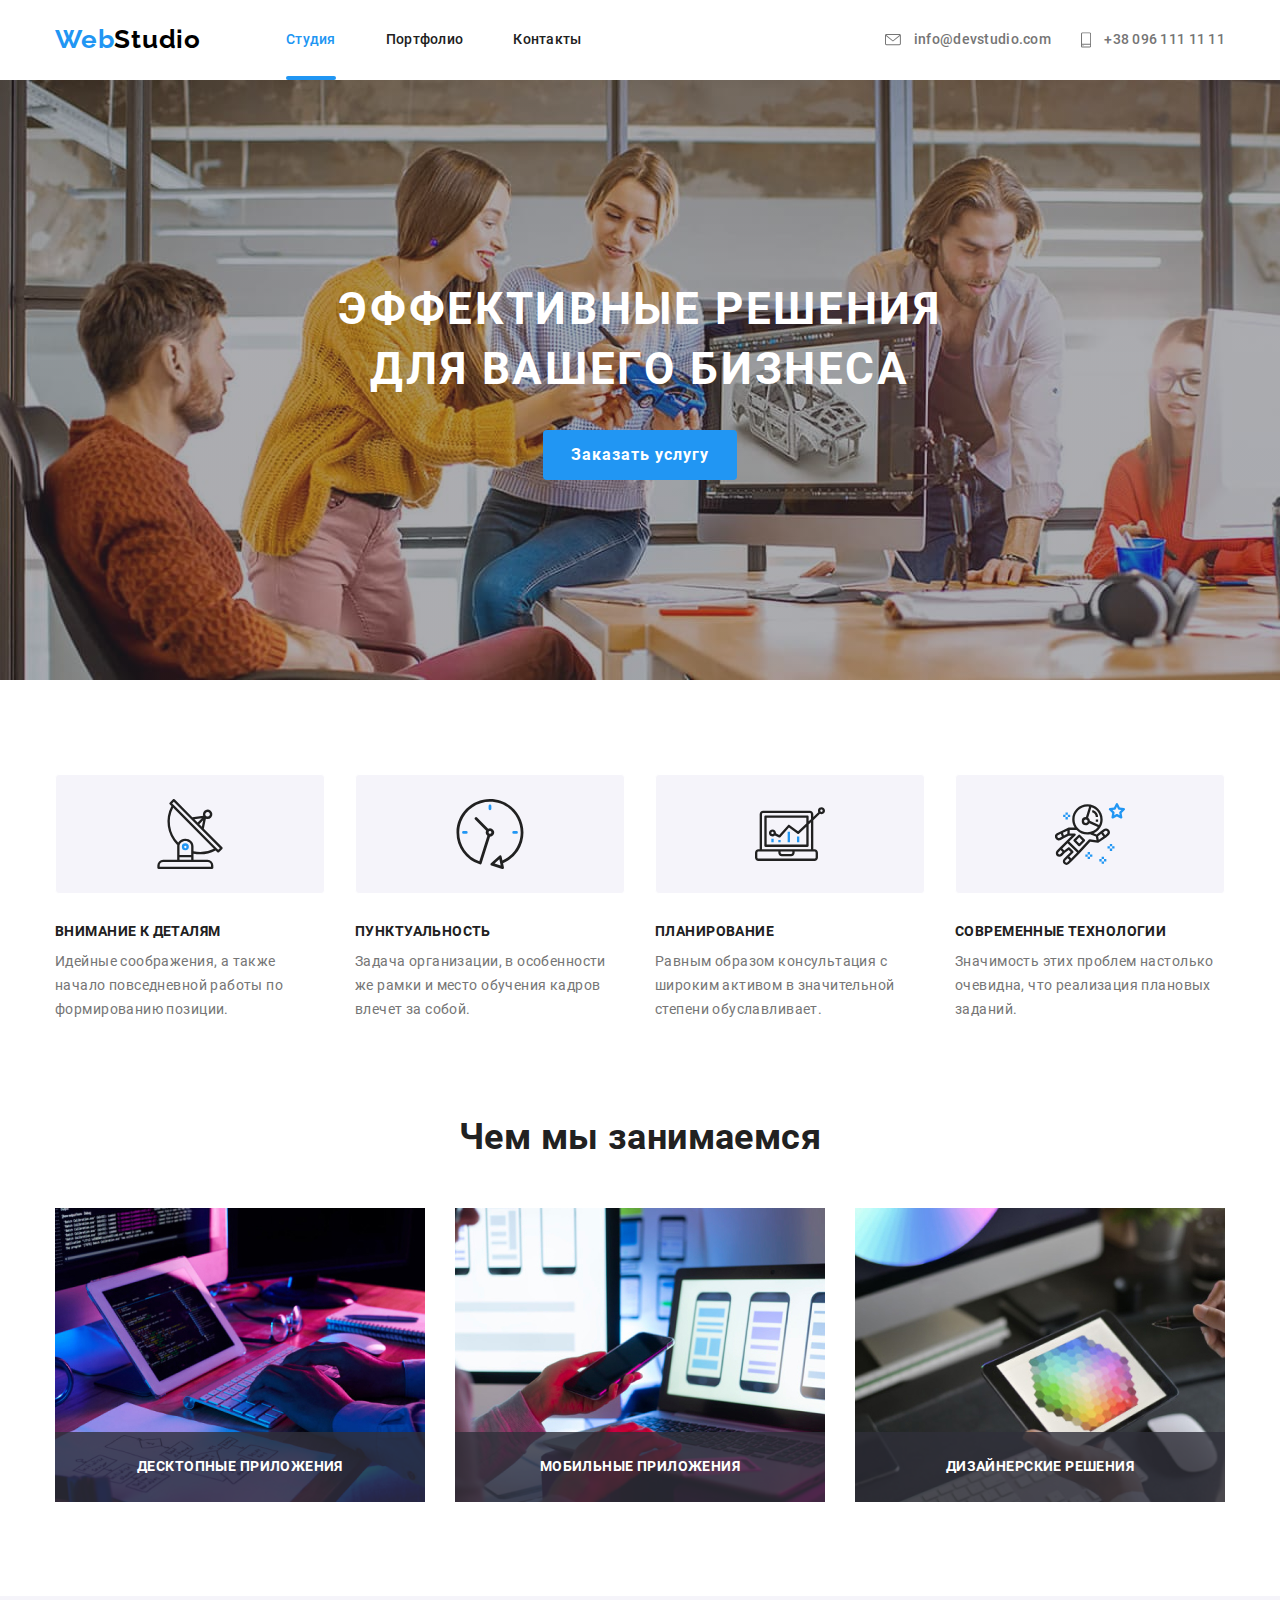
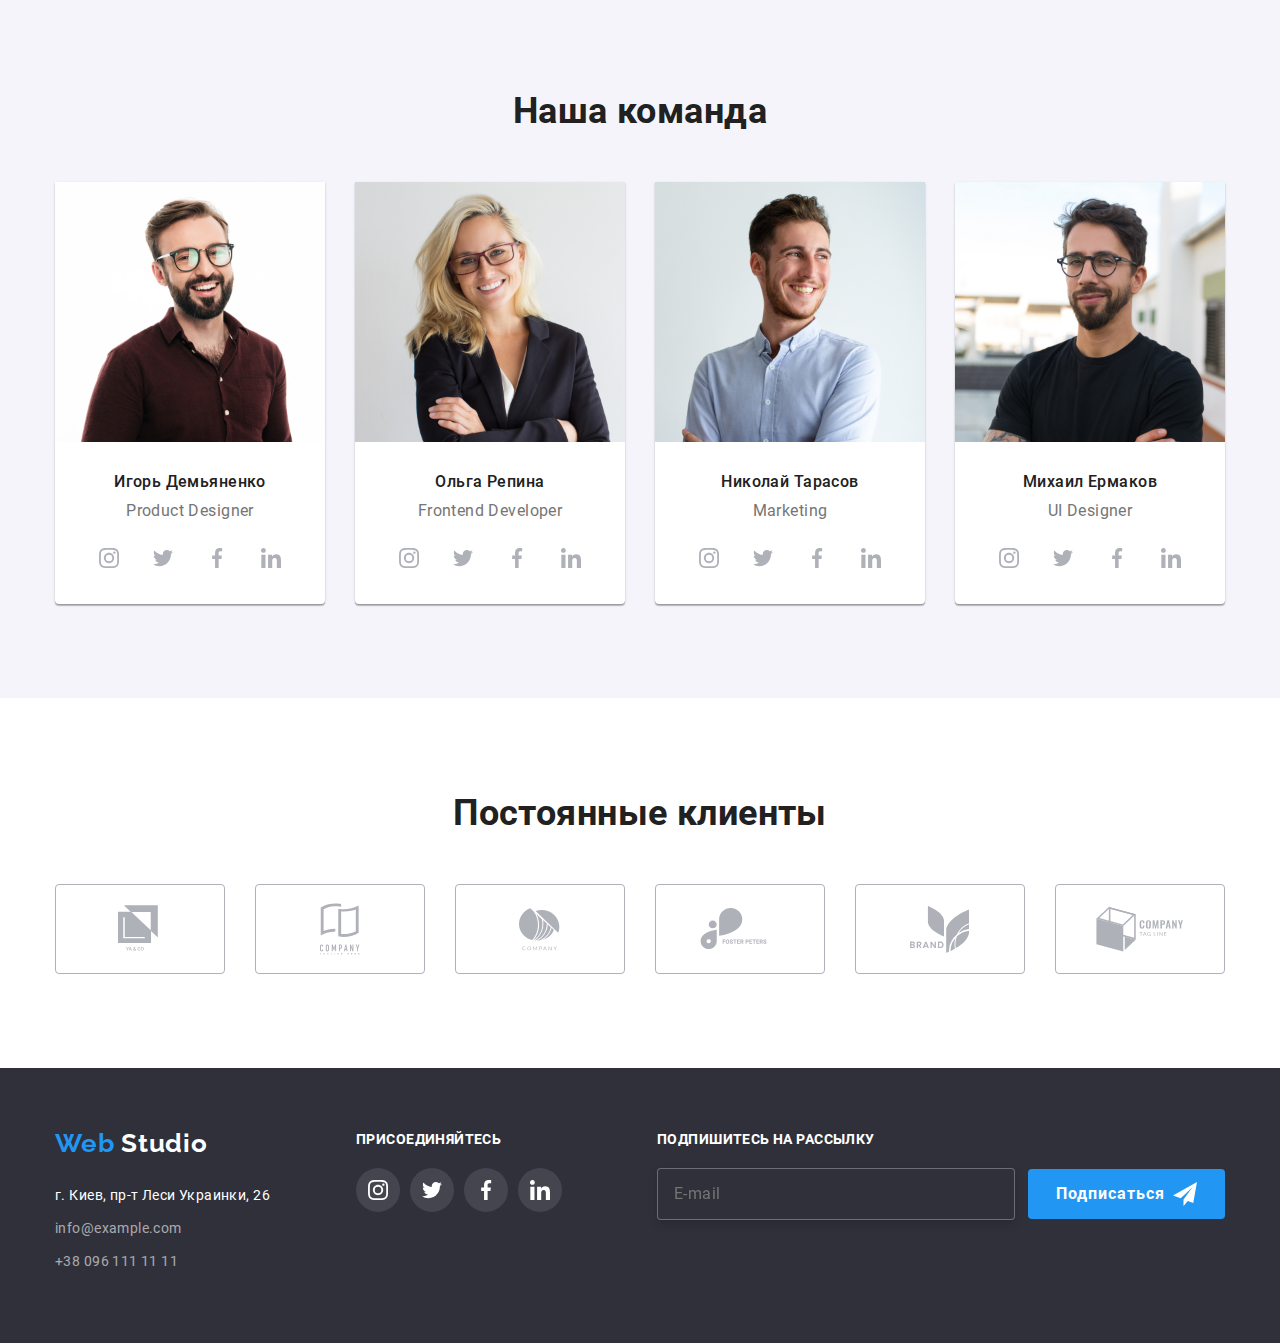
<file: index.html>
<!DOCTYPE html>
<html lang="ru">

<head>
  <meta charset="UTF-8" />
  <meta name="viewport" content="width=device-width, initial-scale=1.0" />
  <title>Web Studio</title>
  <!-- <link href="https://fonts.googleapis.com/css2?family=Raleway:wght@700&family=Roboto:wght@400;500;700;900&display=swap"
    rel="stylesheet" /> -->
  <!-- <link rel="stylesheet" href="https://cdnjs.cloudflare.com/ajax/libs/modern-normalize/0.7.0/modern-normalize.min.css"> -->
  <!-- <link rel="stylesheet" href="./css/style.css" /> -->
  <link rel="stylesheet" href="./css/main.min.css">
</head>

<body>
  <!--hat-->
  <header>
    <div class="container header">
      <a href="" class="logo link"><span class="accent-logo">Web</span>Studio</a>
      <nav>
          <ul class="site-nav list">
            <li class="item"><a href="./index.html" class="link current">Студия</a></li>
            <li class="item"><a href="./portfolio.html" class="link">Портфолио</a></li>
            <li class="item"><a href="" class="link">Контакты</a></li>
        </ul>
      </nav>
      <ul class="contacts list">
        <li class="item">
          <a href="mailto:info@devstudio.com" class="link contact">
            <svg width="16" height="12" class="icon-contact"><use href="./images/sprite.svg#icon-letter"></use></svg>
            info@devstudio.com
          </a>
        </li>
        <li class="item">
          <a href="tel:+38-096-111-11-11" class="link contact">
            <svg width="10" height="16" class="icon-contact">
              <use href="./images/sprite.svg#icon-tel"></use>
            </svg>
            +38 096 111 11 11
          </a>
        </li>
      </ul>
    </div>
  </header>
  <main>
    <!--hero-->
    <section class="hero">
      <h1 class="section-title">
        Эффективные решения <br />
        для вашего бизнеса
      </h1>
         <button class="button" data-modal-open>Заказать услугу</button>
          <!-- modal window -->
      <div class="backdrop is-hidden" data-modal>
        <div class="modal">
          <b class="modal-title">Оставьте свои данные, мы вам перезвоним</b>
          <form class="js-speaker-form">
            <ul class="modal-forms">

              <li class="list">
                <label class="field-form">Имя
                <input class="input-form" type="text" name="user-name">
                <svg width="18" height="18" class="icon-form"><use href="./images/sprite.svg#icon-person-black">
                </use>
                </svg> 
                </label>
              </li>
              
              <li class="list">
                <label class="field-form">Телефон
                <input class="input-form" type="tel" name="tel">
                <svg width="18" height="18" class="icon-form">
                  <use href="./images/sprite.svg#icon-phone-black">
                  </use>
                </svg>
                </label>
              </li>
              
              <li class="list">
              <label class="field-form">Почта
               <input class="input-form" type="email" name="email">
               <svg width="18" height="18" class="icon-form">
                <use href="./images/sprite.svg#icon-email-black">
                </use>
               </svg>
              </label>
            </li> 
              
              <li class="list">
                <label class="field-form">Комментарий
                <textarea name="comment" cols="30" rows="10" placeholder="Введите текст" class="textarea-form"></textarea>
                </label>
              </li>
            </ul>

            <div class="field-form-checkbox">
              <label class="checkbox-label">
              <input class="checkbox" type="checkbox" name="checkbox">
              <span class="checkbox-icon"></span>
              Соглашаюсь с рассылкой и принимаю <a href="#" class="link-field-form">Условия договора</a>
              </label>
            </div>
            <div><button type="submit" class="button">Отправить</button></div>
            
            <button class="modal-close" data-modal-close>
            <div class="icon-close">
            <svg width="11" height="11">
              <use href="./images/sprite.svg#icon-close"></use>
            </svg>
          </div></button>
            </form>
        </div>
       </div>
    </section>
    <!--advantage-->
    <section class="section advantage">
      <div class="container">
        <h2 class="visually-hidden">Приемущества</h2>
        <ul class="advantage list">
          <li class="items icon-antenna">
            <h3 class="title">Внимание к деталям</h3>
            <p>
              Идейные соображения, а также начало повседневной работы по
              формированию позиции.
            </p>
          </li>
          <li class="items icon-clock">
            <h3 class="title">Пунктуальность</h3>
            <p>
              Задача организации, в особенности же рамки и место обучения кадров
              влечет за собой.
            </p>
          </li>
          <li class="items icon-diagram">
            <h3 class="title">Планирование</h3>
            <p>
              Равным образом консультация с широким активом в значительной
              степени обуславливает.
            </p>
          </li>
          <li class="items icon-astronaut">
            <h3 class="title">Современные технологии</h3>
            <p class="text">
              Значимость этих проблем настолько очевидна, что реализация
              плановых заданий.
            </p>
          </li>
        </ul>
      </div>
    </section>

    <!--services-->
    <section class="section services">
      <div class="container">
        <h2 class="section-title">Чем мы занимаемся</h2>
        <ul class="services list">
          <li class="item service">
            <img src="./images/desktop_applications.jpg" alt="desktop applications" width="370" />
            <h3 class="title service">Десктопные приложения</h3>
          </li>
          <li class="item service">
            <img src="./images/Mobile_applications.jpg" alt="mobile applications" width="370" />
            <h3 class="title service">Мобильные приложения</h3>
          </li>
          <li class="item service">
            <img src="./images/Design_solutions.jpg" alt="design solutions" width="370" />
            <h3 class="title service">Дизайнерские решения</h3>
          </li>
        </ul>
      </div>
    </section>
    <!--our team-->
    <section class="section team">
      <div class="container">
        <h2 class="section-title">Наша команда</h2>
           <ul class="personnel list">
            <li class="item">
              <img src="./images/Игорь-Демьяненко.jpg" alt="Игорь Демьяненко" width="270" height="260" />
              <h3 class="title-lower">Игорь Демьяненко</h3>
              <p class="text">Product Designer</p>
              <ul class="link-list social">
                <li class="social-item">
                  <a href="https://www.instagram.com" class="social-link" target="_blank" aria-label="Ссылка на Instagram ">
                   <svg class="social-icon" width="20" height="20">
                   <use href="./images/sprite.svg#icon-instagram"></use>
                   </svg>
                  </a>
                </li>
                <li class="social-item">
                  <a href="https://twitter.com" class="social-link" target="_blank" aria-label="Ссылка на Twitter ">
                   <svg class="social-icon" width="20" height="20">
                   <use href="./images/sprite.svg#icon-twitter"></use></svg>
                  </a>
               </li>
               <li class="social-item">
                  <a href="https://facebook.com/" class="social-link" target="_blank" aria-label="Ссылка на Facebook ">
                   <svg class="social-icon" width="20" height="20">
                   <use href="./images/sprite.svg#icon-facebook"></use>
                   </svg>
                 </a>
                </li>
                <li class="social-item">
                  <a href="https://www.linkedin.com/" class="social-link" target="_blank" aria-label="Ссылка на Linkedin ">
                    <svg class="social-icon" width="20" height="20">
                    <use href="./images/sprite.svg#icon-linkedin"></use></svg>
                  </a>
                </li>
              </ul>
            </li>
            <li class="item">
              <img src="./images/Ольга-Репина.jpg" alt="Ольга Репина" width="270" height="260" />
              <h3 class="title-lower">Ольга Репина</h3>
              <p class="text">Frontend Developer</p>
              <ul class="link-list social">
                <li class="social-item">
                  <a href="https://www.instagram.com" class="social-link" target="_blank" aria-label="Ссылка на Instagram ">
                    <svg class="social-icon" width="20" height="20">
                      <use href="./images/sprite.svg#icon-instagram"></use>
                    </svg>
                  </a>
                </li>
                <li class="social-item">
                  <a href="https://twitter.com" class="social-link" target="_blank" aria-label="Ссылка на Twitter ">
                    <svg class="social-icon" width="20" height="20">
                      <use href="./images/sprite.svg#icon-twitter"></use>
                    </svg>
                  </a>
                </li>
                <li class="social-item">
                  <a href="https://facebook.com/" class="social-link" target="_blank" aria-label="Ссылка на Facebook ">
                    <svg class="social-icon" width="20" height="20">
                      <use href="./images/sprite.svg#icon-facebook"></use>
                    </svg>
                  </a>
                </li>
                <li class="social-item">
                  <a href="https://www.linkedin.com/" class="social-link" target="_blank" aria-label="Ссылка на Linkedin ">
                    <svg class="social-icon" width="20" height="20">
                      <use href="./images/sprite.svg#icon-linkedin"></use>
                    </svg>
                  </a>
                </li>
              </ul>
            </li>
            <li class="item">
              <img src="./images/Николай-Тарасов.jpg" alt="Николай Тарасов" width="270" height="260" />
              <h3 class="title-lower">Николай Тарасов</h3>
              <p class="text">Marketing</p>
              <ul class="link-list social">
                <li class="social-item">
                  <a href="https://www.instagram.com" class="social-link" target="_blank" aria-label="Ссылка на Instagram ">
                    <svg class="social-icon" width="20" height="20">
                      <use href="./images/sprite.svg#icon-instagram"></use>
                    </svg>
                  </a>
                </li>
                <li class="social-item">
                  <a href="https://twitter.com" class="social-link" target="_blank" aria-label="Ссылка на Twitter ">
                    <svg class="social-icon" width="20" height="20">
                      <use href="./images/sprite.svg#icon-twitter"></use>
                    </svg>
                  </a>
                </li>
                <li class="social-item">
                  <a href="https://facebook.com/" class="social-link" target="_blank" aria-label="Ссылка на Facebook ">
                    <svg class="social-icon" width="20" height="20">
                      <use href="./images/sprite.svg#icon-facebook"></use>
                    </svg>
                  </a>
                </li>
                <li class="social-item">
                  <a href="https://www.linkedin.com/" class="social-link" target="_blank" aria-label="Ссылка на Linkedin ">
                    <svg class="social-icon" width="20" height="20">
                      <use href="./images/sprite.svg#icon-linkedin"></use>
                    </svg>
                  </a>
                </li>
              </ul>
            </li>
            <li class="item">
              <img src="./images/Михаил-Ермаков.jpg" alt="Михаил Ермаков" width="270" height="260" />
              <div>
                <h3 class="title-lower">Михаил Ермаков</h3>
                <p class="text">UI Designer</p>
                <ul class="link-list social">
                  <li class="social-item">
                    <a href="https://www.instagram.com" class="social-link" target="_blank" aria-label="Ссылка на Instagram ">
                      <svg class="social-icon" width="20" height="20">
                        <use href="./images/sprite.svg#icon-instagram"></use>
                      </svg>
                    </a>
                  </li>
                  <li class="social-item">
                    <a href="https://twitter.com" class="social-link" target="_blank" aria-label="Ссылка на Twitter ">
                      <svg class="social-icon" width="20" height="20">
                        <use href="./images/sprite.svg#icon-twitter"></use>
                      </svg>
                    </a>
                  </li>
                  <li class="social-item">
                    <a href="https://facebook.com/" class="social-link" target="_blank" aria-label="Ссылка на Facebook ">
                      <svg class="social-icon" width="20" height="20">
                        <use href="./images/sprite.svg#icon-facebook"></use>
                      </svg>
                    </a>
                  </li>
                  <li class="social-item">
                    <a href="https://www.linkedin.com/" class="social-link" target="_blank" aria-label="Ссылка на Linkedin ">
                      <svg class="social-icon" width="20" height="20">
                        <use href="./images/sprite.svg#icon-linkedin"></use>
                      </svg>
                    </a>
                  </li>
                </ul>
            </li>
          </ul>
      </div>

    </section>
    <!--customers-->
    <section class="section customers">
      <div class="container">
        <h2 class="section-title">Постоянные клиенты</h2>
        <ul class="container-cust list">
          <li class="item">
            <a href="" class="item-cust">
            <svg width="44" height="49" class="icon-item-cust">
              <use href="./images/sprite.svg#icon-client-1"></use>
            </svg> </a>
          </li>
          <li class="item">
            <a href="" class="item-cust">
              <svg width="40" height="52" class="icon-item-cust">
                <use href="./images/sprite.svg#icon-client-2"></use>
              </svg> </a>
          </li>
          <li class="item">
            <a href="" class="item-cust">
              <svg width="41" height="43" class="icon-item-cust">
                <use href="./images/sprite.svg#icon-client-3"></use>
              </svg> </a>
          </li>
          <li class="item">
            <a href="" class="item-cust">
              <svg width="80" height="42" class="icon-item-cust">
                <use href="./images/sprite.svg#icon-client-4"></use>
              </svg> </a>
          </li>
          <li class="item">
            <a href="" class="item-cust">
              <svg width="59" height="47" class="icon-item-cust">
                <use href="./images/sprite.svg#icon-client-5"></use>
              </svg> </a>
          </li>
          <li class="item">
            <a href="" class="item-cust">
              <svg width="88" height="45" class="icon-item-cust">
                <use href="./images/sprite.svg#icon-client-6"></use>
              </svg> </a>
          </li>
        </ul>
      </div>
    </section>
   </main>
  <!--footer-->
  <footer class="footer">
    <div class="container-footer">
      <div class="address-container">
        <a href="" class="logo link"><span class="accent-logo">Web </span>Studio</a>
        <address>
          г. Киев, пр-т Леси Украинки, 26 <br />
          <a href="mailto:info@example.com" class="address link">info@example.com</a>
          <br />
          <a href="tel:+38-096-111-11-11" class="address link">+38 096 111 11 11</a>
        </address>
      </div>
      <div class="link-container">
        <b class="title">присоединяйтесь</b>
        <ul class="link-list social-foot">
          <li class="social-item">
            <a href="https://www.instagram.com" class="social-link foot" target="_blank" aria-label="Ссылка на Instagram ">
              <svg class="social-icon foot" width="20" height="20">
                <use href="./images/sprite.svg#icon-instagram"></use>
              </svg>
            </a>
          </li>
          <li class="social-item">
            <a href="https://twitter.com" class="social-link foot" target="_blank" aria-label="Ссылка на Twitter ">
              <svg class="social-icon foot" width="20" height="20">
                <use href="./images/sprite.svg#icon-twitter"></use>
              </svg>
            </a>
          </li>
          <li class="social-item">
            <a href="https://facebook.com/" class="social-link foot" target="_blank" aria-label="Ссылка на Facebook ">
              <svg class="social-icon foot" width="20" height="20">
                <use href="./images/sprite.svg#icon-facebook"></use>
              </svg>
            </a>
          </li>
          <li class="social-item">
            <a href="https://www.linkedin.com/" class="social-link foot" target="_blank" aria-label="Ссылка на Linkedin ">
              <svg class="social-icon foot" width="20" height="20">
                <use href="./images/sprite.svg#icon-linkedin"></use>
              </svg>
            </a>
          </li>
        </ul>
      </div>
      <div class="subscription">
        <b class="title">подпишитесь на рассылку</b><br />
        <form>
          <input class="input-email" type="email" type="email" name="email" placeholder="E-mail">
          <button class="button">Подписаться</button>
        </form>
      </div>
     </div>
   </footer>
     <script src="./js/modal.js"></script>
  </body>
</html>
</file>
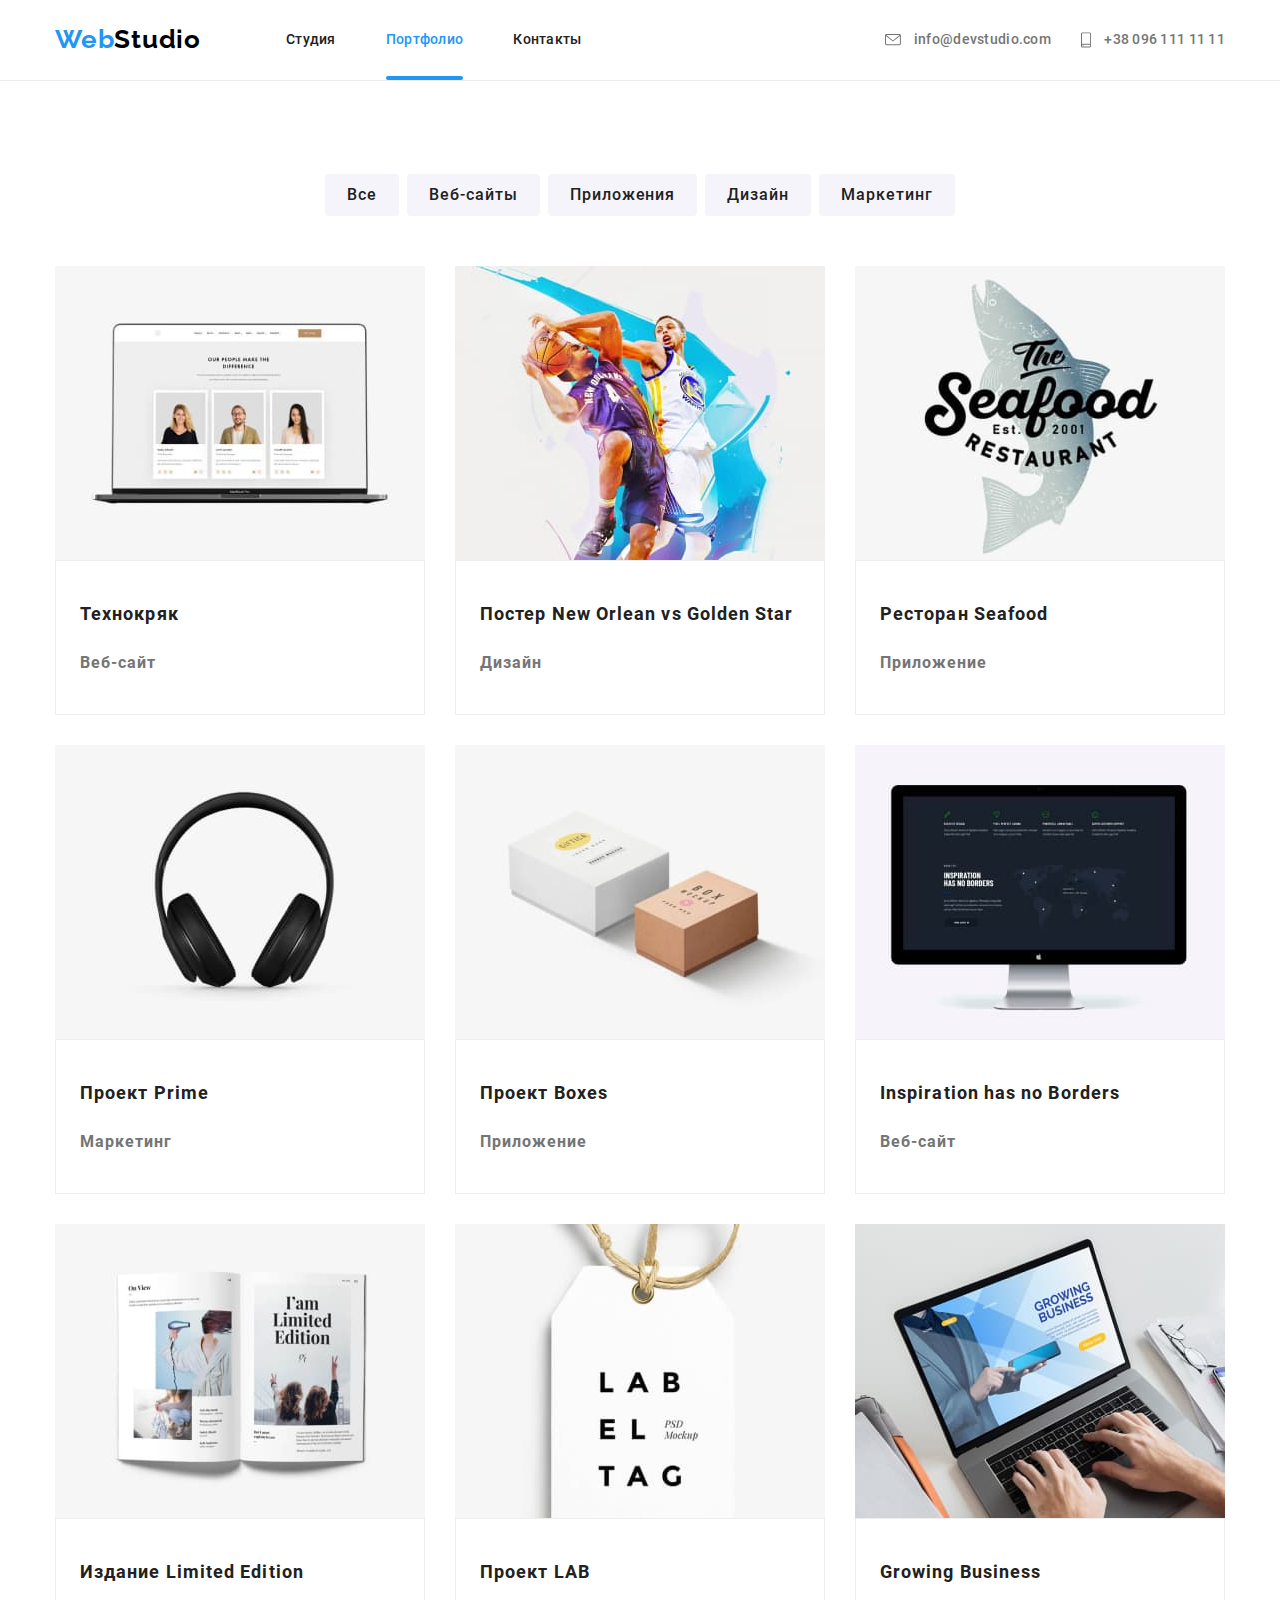
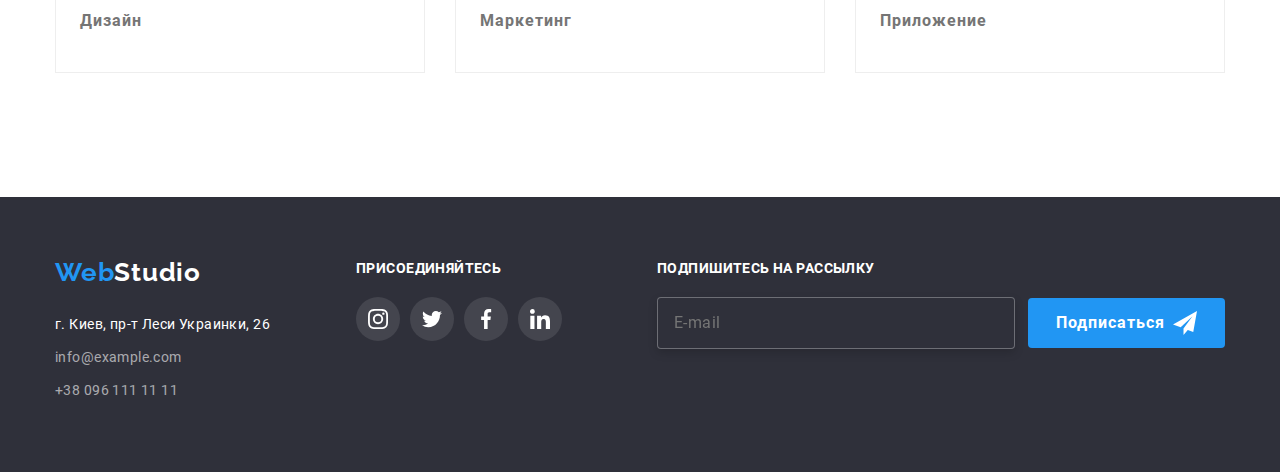
<file: portfolio.html>
<!DOCTYPE html>
<html lang="ru">
  <head>
    <meta charset="UTF-8" />
    <meta name="viewport" content="width=device-width, initial-scale=1.0" />
    <title>Web Studio</title>
    <!-- <link
      href="https://fonts.googleapis.com/css2?family=Raleway:wght@700&family=Roboto:wght@400;500;700;900&display=swap"
      rel="stylesheet"
    /> -->
    <!-- <link
      rel="stylesheet"
      href="https://cdnjs.cloudflare.com/ajax/libs/modern-normalize/0.7.0/modern-normalize.min.css"
    /> -->
    <link rel="stylesheet" href="./css/portfolio.min.css" />
  </head>

  <body>
    <!--hat-->
    <header class="header-portfolio">
      <div class="container header portfolio">
        <a href="" class="logo link"
          ><span class="accent-logo">Web</span>Studio</a
        >
        <nav>
          <ul class="site-nav list">
            <li class="item">
              <a href="./index.html" class="link">Студия</a>
            </li>
            <li class="item">
              <a href="./portfolio.html" class="link current">Портфолио</a>
            </li>
            <li class="item"><a href="" class="link">Контакты</a></li>
          </ul>
        </nav>
        <ul class="contacts list">
          <li class="item">
            <a href="mailto:info@devstudio.com" class="link contact">
              <svg width="16" height="12" class="icon-contact">
                <use href="./images/sprite.svg#icon-letter"></use>
              </svg>
              info@devstudio.com
            </a>
          </li>
          <li class="item">
            <a href="tel:+38-096-111-11-11" class="link contact">
              <svg width="10" height="16" class="icon-contact">
                <use href="./images/sprite.svg#icon-tel"></use>
              </svg>
              +38 096 111 11 11
            </a>
          </li>
        </ul>
      </div>
    </header>
    <main>
      <section class="portfolio">
        <div class="container">
          <section class="filter-section">
            <h1 class="visually-hidden">Портфолио</h1>
            <!-- filter -->
            <ul class="filter list">
              <li class="item"><button class="button filter">Все</button></li>
              <li class="item">
                <button class="button filter">Веб-сайты</button>
              </li>
              <li class="item">
                <button class="button filter">Приложения</button>
              </li>
              <li class="item">
                <button class="button filter">Дизайн</button>
              </li>
              <li class="item">
                <button class="button filter">Маркетинг</button>
              </li>
            </ul>
          </section>
          <!-- projects -->
          <section class="project-section">
            <h1 class="visually-hidden">Проекты</h1>
            <ul class="card list">
              <li class="card-list">
                <a href="" class="link">
                  <div class="card-hov">
                    <img
                      src="./images/portfolio_tehnokryak.jpg"
                      alt="Технокряк"
                    />
                    <div class="text-accent-hov">
                      <p class="text-accent">
                        Технокряк это современная площадка распространения
                        коронавируса. Компании используют эту платформу для
                        цифрового шпионажа и атак на защищённые сервера
                        конкурентов.
                      </p>
                    </div>
                  </div>
                  <div class="project-name">
                    <h2 class="name-title">Технокряк</h2>
                    <p class="text-title">Веб-сайт</p>
                  </div>
                </a>
              </li>
              <li class="card-list">
                <a href="" class="link"
                  ><div class="card-hov">
                    <img
                      src="./images/portfolio_poster.jpg"
                      width="370"
                      height="294"
                      alt="poster New Orlean vs Golden Star"
                    />
                    <div class="text-accent-hov">
                      <p class="text-accent">
                        Технокряк это современная площадка распространения
                        коронавируса. Компании используют эту платформу для
                        цифрового шпионажа и атак на защищённые сервера
                        конкурентов.
                      </p>
                    </div>
                  </div>
                  <div class="project-name">
                    <h2 class="name-title">Постер New Orlean vs Golden Star</h2>
                    <p class="text-title">Дизайн</p>
                  </div>
                </a>
              </li>
              <li class="card-list">
                <a href="" class="link"
                  ><div class="card-hov">
                    <img
                      src="./images/portfolio_restaurant.jpg"
                      width="370"
                      height="294"
                      alt="restaurant Seafood"
                    />
                    <div class="text-accent-hov">
                      <p class="text-accent">
                        Технокряк это современная площадка распространения
                        коронавируса. Компании используют эту платформу для
                        цифрового шпионажа и атак на защищённые сервера
                        конкурентов.
                      </p>
                    </div>
                  </div>
                  <div class="project-name">
                    <h2 class="name-title">Ресторан Seafood</h2>
                    <p class="text-title">Приложение</p>
                  </div>
                </a>
              </li>
              <li class="card-list">
                <a href="" class="link"
                  ><div class="card-hov">
                    <img
                      src="./images/portfolio_project-prime.jpg"
                      width="370"
                      height="294"
                      alt="project Prime"
                    />
                    <div class="text-accent-hov">
                      <p class="text-accent">
                        Технокряк это современная площадка распространения
                        коронавируса. Компании используют эту платформу для
                        цифрового шпионажа и атак на защищённые сервера
                        конкурентов.
                      </p>
                    </div>
                  </div>
                  <div class="project-name">
                    <h2 class="name-title">Проект Prime</h2>
                    <p class="text-title">Маркетинг</p>
                  </div>
                </a>
              </li>
              <li class="card-list">
                <a href="" class="link"
                  ><div class="card-hov">
                    <img
                      src="./images/portfolio_project-boxes.jpg"
                      width="370"
                      height="294"
                      alt="project Boxes"
                    />
                    <div class="text-accent-hov">
                      <p class="text-accent">
                        Технокряк это современная площадка распространения
                        коронавируса. Компании используют эту платформу для
                        цифрового шпионажа и атак на защищённые сервера
                        конкурентов.
                      </p>
                    </div>
                  </div>
                  <div class="project-name">
                    <h2 class="name-title">Проект Boxes</h2>
                    <p class="text-title">Приложение</p>
                  </div>
                </a>
              </li>
              <li class="card-list">
                <a href="" class="link"
                  ><div class="card-hov">
                    <img
                      src="./images/portfolio_web-site-is.jpg"
                      width="370"
                      height="294"
                      alt="Inspiration has no Borders"
                    />
                    <div class="text-accent-hov">
                      <p class="text-accent">
                        Технокряк это современная площадка распространения
                        коронавируса. Компании используют эту платформу для
                        цифрового шпионажа и атак на защищённые сервера
                        конкурентов.
                      </p>
                    </div>
                  </div>
                  <div class="project-name">
                    <h2 class="name-title">Inspiration has no Borders</h2>
                    <p class="text-title">Веб-сайт</p>
                  </div>
                </a>
              </li>
              <li class="card-list">
                <a href="" class="link"
                  ><div class="card-hov">
                    <img
                      src="./images/portfolio_edition.jpg"
                      width="370"
                      height="294"
                      alt="Edition Limited Edition"
                    />
                    <div class="text-accent-hov">
                      <p class="text-accent">
                        Технокряк это современная площадка распространения
                        коронавируса. Компании используют эту платформу для
                        цифрового шпионажа и атак на защищённые сервера
                        конкурентов.
                      </p>
                    </div>
                  </div>
                  <div class="project-name">
                    <h2 class="name-title">Издание Limited Edition</h2>
                    <p class="text-title">Дизайн</p>
                  </div>
                </a>
              </li>
              <li class="card-list">
                <a href="" class="link"
                  ><div class="card-hov">
                    <img
                      src="./images/portfolio_project-lab.jpg"
                      width="370"
                      height="294"
                      alt="project LAB"
                    />
                    <div class="text-accent-hov">
                      <p class="text-accent">
                        Технокряк это современная площадка распространения
                        коронавируса. Компании используют эту платформу для
                        цифрового шпионажа и атак на защищённые сервера
                        конкурентов.
                      </p>
                    </div>
                  </div>
                  <div class="project-name">
                    <h2 class="name-title">Проект LAB</h2>
                    <p class="text-title">Маркетинг</p>
                  </div>
                </a>
              </li>
              <li class="card-list">
                <a href="" class="link"
                  ><div class="card-hov">
                    <img
                      src="./images/portfolio_app-grow-b.jpg"
                      width="370"
                      height="294"
                      alt="Growing Business"
                    />
                    <div class="text-accent-hov">
                      <p class="text-accent">
                        Технокряк это современная площадка распространения
                        коронавируса. Компании используют эту платформу для
                        цифрового шпионажа и атак на защищённые сервера
                        конкурентов.
                      </p>
                    </div>
                  </div>
                  <div class="project-name">
                    <h2 class="name-title">Growing Business</h2>
                    <p class="text-title">Приложение</p>
                  </div>
                </a>
              </li>
            </ul>
          </section>
        </div>
      </section>
    </main>
    <!--footer-->
    <footer class="footer">
      <div class="container-footer">
        <div class="address-container">
          <a href="" class="logo link"
            ><span class="accent-logo">Web</span>Studio</a
          >
          <address>
            г. Киев, пр-т Леси Украинки, 26 <br />
            <a href="mailto:info@example.com" class="address link"
              >info@example.com</a
            >
            <br />
            <a href="tel:+38-096-111-11-11" class="address link"
              >+38 096 111 11 11</a
            >
          </address>
        </div>
        <div class="link-container">
          <b class="title">присоединяйтесь</b>
          <ul class="link-list social-foot">
            <li class="social-item">
              <a
                href="https://www.instagram.com"
                class="social-link foot"
                target="_blank"
                aria-label="Ссылка на Instagram "
              >
                <svg class="social-icon foot" width="20" height="20">
                  <use href="./images/sprite.svg#icon-instagram"></use>
                </svg>
              </a>
            </li>
            <li class="social-item">
              <a
                href="https://twitter.com"
                class="social-link foot"
                target="_blank"
                aria-label="Ссылка на Twitter "
              >
                <svg class="social-icon foot" width="20" height="20">
                  <use href="./images/sprite.svg#icon-twitter"></use>
                </svg>
              </a>
            </li>
            <li class="social-item">
              <a
                href="https://facebook.com/"
                class="social-link foot"
                target="_blank"
                aria-label="Ссылка на Facebook "
              >
                <svg class="social-icon foot" width="20" height="20">
                  <use href="./images/sprite.svg#icon-facebook"></use>
                </svg>
              </a>
            </li>
            <li class="social-item">
              <a
                href="https://www.linkedin.com/"
                class="social-link foot"
                target="_blank"
                aria-label="Ссылка на Linkedin "
              >
                <svg class="social-icon foot" width="20" height="20">
                  <use href="./images/sprite.svg#icon-linkedin"></use>
                </svg>
              </a>
            </li>
          </ul>
        </div>
        <div class="subscription">
          <b class="title">подпишитесь на рассылку</b><br />
          <form>
            <input
              class="input-email"
              type="email"
              type="email"
              name="email"
              placeholder="E-mail"
            />
            <button class="button">Подписаться</button>
          </form>
        </div>
      </div>
    </footer>
  </body>
</html>
</file>
<file: css/style.css>
/* font-family: 'Raleway', sans-serif;

    font-family: 'Roboto', sans-serif; */

:root {
  --primery-text-color: #757575;
  --title-text-color: #212121;
  --secondery-title-text-color: #ffffff;
  --accent-color: #2196f3;
  --link-color: #afb1b8;
}
html {
  box-sizing: border-box;
}
*,
*::befor,
*::after {
  box-sizing: inherit;
}
/* roboto-regular - latin_cyrillic */
@font-face {
  font-family: "Roboto";
  font-style: normal;
  font-weight: 400;
  src: url("../fonts/roboto-v20-latin_cyrillic-regular.woff") format("woff");
  src: local("Roboto"), local("Roboto-Regular"),
    url("../fonts/roboto-v20-latin_cyrillic-regular.woff2") format("woff2");
}

/* roboto-500 - latin_cyrillic */
@font-face {
  font-family: "Roboto";
  font-style: normal;
  font-weight: 500;
  src: url("../fonts/roboto-v20-latin_cyrillic-500.woff") format("woff");
  src: local("Roboto Medium"), local("Roboto-Medium"),
    url("../fonts/roboto-v20-latin_cyrillic-500.woff2") format("woff2");
}

/* roboto-700 - latin_cyrillic */
@font-face {
  font-family: "Roboto";
  font-style: normal;
  font-weight: 700;
  src: url("../fonts/roboto-v20-latin_cyrillic-700.woff") format("woff");
  src: local("Roboto Bold"), local("Roboto-Bold"),
    url("../fonts/roboto-v20-latin_cyrillic-700.woff2") format("woff2");
}

/* raleway-regular - latin_cyrillic */
@font-face {
  font-family: "Raleway";
  font-style: normal;
  font-weight: 400;
  src: url("../fonts/raleway-v17-latin_cyrillic-regular.woff") format("woff");
  src: local(""),
    url("../fonts/raleway-v17-latin_cyrillic-regular.woff2") format("woff2");
}

/* raleway-700 - latin_cyrillic */
@font-face {
  font-family: "Raleway";
  font-style: normal;
  font-weight: 700;
  src: url("../fonts/raleway-v17-latin_cyrillic-700.woff") format("woff");
  src: local(""),
    url("../fonts/raleway-v17-latin_cyrillic-700.woff2") format("woff2");
}

.container {
  margin-right: auto;
  margin-left: auto;
  width: 1200px;
  padding-right: 15px;
  padding-left: 15px;
  /* outline: 2px solid blue;
  background-color: lightgreen; */
}

.container.header {
  padding-left: 15px;
  padding-right: 15px;
  padding-top: 0px;
  padding-bottom: 0px;
}

body {
  background-color: #fff;
  color: var(--primery-text-color);
  font-family: "Roboto", sans-serif;
  letter-spacing: 0.03em;
  font-size: 14px;
  line-height: 1.71;
}

.list {
  list-style: none;
  margin: 0px;
  padding: 0px;
}

a.link {
  text-decoration: none;
}
.section {
  padding-top: 94px;
  padding-bottom: 94px;
  /* outline: 2px solid brown; */
}
.section.services {
  padding-top: 0px;
}

/* header */
.header {
  display: flex;
  align-items: center;
}

/* site-nav */
.logo {
  color: #000000;
  font-family: "Raleway", sans-serif;
  font-weight: bold;
  font-size: 26px;
  line-height: 1.19;
  display: inline-block;
  padding-top: 24px;
  padding-bottom: 25px;
  /* identical to box height соответствует высоте коробки*/
  letter-spacing: 0.03em;
}

.accent-logo {
  color: var(--accent-color);
}

.site-nav {
  display: flex;
  margin-left: 85px;
}

.site-nav .item + .item {
  margin-left: 50px;
}

.site-nav .link {
  display: block;
  padding-top: 32px;
  padding-bottom: 32px;

  color: var(--title-text-color);
  font-weight: 500;
  font-size: 14px;
  line-height: 1.14;
  letter-spacing: 0.02em;

  transition: color 250ms cubic-bezier(0.4, 0, 0.2, 1);
}

.site-nav .link:hover,
.site-nav .link:focus {
  color: var(--accent-color);
}

.site-nav .link.current {
  color: var(--accent-color);
}
.link.current {
  position: relative;
}
.site-nav .link.current::after {
  content: "";
  position: absolute;
  display: block;
  width: 100%;
  height: 4px;
  background: #2196f3;
  border-radius: 2px;

  bottom: 0px;
  left: 0px;
}

/* contacts */
.contacts {
  display: flex;
  margin-left: auto;
}

.contacts .item + .item {
  margin-left: 30px;
}

.contacts .link {
  color: var(--primery-text-color);
  font-weight: 500;
  font-size: 14px;
  line-height: 1.14;
  letter-spacing: 0.02em;

  transition: color 250ms cubic-bezier(0.4, 0, 0.2, 1);
}

.contacts .link:hover,
.contacts .link:focus {
  color: var(--accent-color);
}
.icon-contact {
  margin-right: 10px;
  fill: var(--primery-text-color);
  vertical-align: middle;
}
.contacts .link:hover .icon-contact,
.contacts .link:focus .icon-contact {
  fill: var(--accent-color);
}

/* for h2 */
.section-title {
  color: var(--title-text-color);
  font-weight: bold;
  font-size: 36px;
  line-height: 1.17;
  text-align: center;
  margin-top: 0px;
  margin-bottom: 50px;
  /* background-color: lightpink;
  outline: 2px solid red; */
}

/* for h3 */
.title {
  color: var(--title-text-color);
  font-size: 14px;
  line-height: 1.14;
  text-transform: uppercase;
  margin-top: 30px;
  margin-bottom: 10px;
}

/* hero */
.hero {
  text-align: center;
  padding-top: 200px;
  padding-bottom: 200px;
  display: block;
  margin-left: auto;
  margin-right: auto;
  max-width: 1600px;
  height: 600px;
  background-image: linear-gradient(
      rgba(47, 48, 58, 0.4),
      rgba(47, 48, 58, 0.4)
    ),
    url(../images/header-img.jpg);
  /* background-size: contain;
  background-repeat: no-repeat;
  background-position: center; */
  background-color: rgba(47, 48, 58);
}

.hero .section-title {
  color: var(--secondery-title-text-color);
  font-weight: 900;
  font-size: 44px;
  line-height: 1.36;
  text-align: center;
  letter-spacing: 0.06em;
  text-transform: uppercase;
  margin-bottom: 30px;
}

/* button */
.button {
  color: var(--secondery-title-text-color);
  background-color: var(--accent-color);
  font-weight: bold;
  font-size: 16px;
  line-height: 1.88;
  align-items: center;
  text-align: center;
  border-radius: 4px;
  border: 0px;
  letter-spacing: 0.06em;
  padding: 10px 28px;
  cursor: pointer;
}

/* advantage */
.visually-hidden {
  position: absolute !important;
  clip: rect(1px 1px 1px 1px); /* IE6, IE7 */
  clip: rect(1px, 1px, 1px, 1px);
  padding: 0 !important;
  border: 0 !important;
  height: 1px !important;
  width: 1px !important;
  overflow: hidden;
}

/* advantage */
p {
  margin: 0px;
}
/* .advantage .title {
  color: var(--title-text-color);
  font-size: 14px;
  line-height: 1.14;
  text-transform: uppercase;
}
.advantage .text {
  font-size: 14px;
  line-height: 1.17;
} */
.advantage {
  display: flex;
  flex-wrap: wrap;
}

.advantage .items {
  width: calc((100% - 90px) / 4);
  margin-right: 30px;
}

.advantage .items:nth-child(4n) {
  margin-right: 0px;
}
.advantage .items::before {
  display: block;
  content: "";
  height: 120px;
  /* outline: 2px solid red; */
  border: 1px solid #ffffff;
  border-radius: 4px;
  background-color: #f5f4fa;
  background-repeat: no-repeat;
  background-position: center;
}
.advantage .icon-antenna::before {
  background-image: url(../images/antenna.svg);
}
.advantage .icon-clock::before {
  background-image: url(../images/clock.svg);
}
.advantage .icon-diagram::before {
  background-image: url(../images/diagram.svg);
}
.advantage .icon-astronaut::before {
  background-image: url(../images/astronaut.svg);
}

/* service */
.services {
  display: flex;
  flex-wrap: wrap;
}

.services .item {
  width: calc((100% - 60px) / 3);
  margin-right: 30px;
}
.item .title {
  margin-top: 0px;
}

.services .item:nth-child(3n) {
  margin-right: 0px;
}
img {
  display: block;
}

.services .title {
  color: var(--secondery-title-text-color);
  background: rgba(47, 48, 58, 0.8);
  font-weight: bold;
  font-size: 14px;
  line-height: 1.14;
  text-align: center;
  padding-top: 27px;
  padding-bottom: 27px;
}

.item.service {
  position: relative;
}

.title.service {
  position: absolute;
  margin: 0px;
  width: 100%;
  left: 0;
  bottom: 0;
}

/* seclion our team */
.section.team {
  background: #f5f4fa;
}

.personnel.list {
  display: flex;
  flex-wrap: wrap;
}
.personnel.list .item {
  width: calc((100% - 90px) / 4);
  margin-right: 30px;
  box-shadow: 0px 1px 3px rgba(0, 0, 0, 0.12), 0px 1px 1px rgba(0, 0, 0, 0.14),
    0px 2px 1px rgba(0, 0, 0, 0.2);
  border-radius: 0px 0px 4px 4px;
  background: #ffffff;
  /* background-color: steelblue; */
}

.personnel.list .item:nth-child(4n) {
  margin-right: 0px;
}

.title-lower {
  font-weight: 500;
  font-size: 16px;
  line-height: 1.19;
  text-align: center;
  color: var(--title-text-color);
  margin-top: 30px;
  margin-bottom: 10px;
}

.personnel.list .text {
  font-size: 16px;
  line-height: 1.19;
  text-align: center;
  margin-bottom: 16px;
}

.social-item:not(:last-child) {
  margin-right: 10px;
}

.social-link {
  display: inline-flex;
  align-items: center;
  justify-content: center;
  width: 44px;
  height: 44px;
  background-color: #ffffff;
  border-radius: 50%;

  transition: background-color 250ms cubic-bezier(0.4, 0, 0.2, 1);
}
.social-icon {
  fill: var(--link-color);

  transition: fill 250ms cubic-bezier(0.4, 0, 0.2, 1);
}
.social-link:hover,
.social-link:focus {
  background-color: var(--accent-color);
}
.social-link:hover .social-icon,
.social-link:focus .social-icon {
  fill: #fff;
}

/* section customers */
.container-cust {
  display: flex;
  flex-wrap: wrap;
}
.container-cust .item {
  width: calc((100% - 150px) / 6);
  margin-right: 30px;
  height: 90px;
}
.item-cust {
  display: flex;
  height: 90px;
  background-color: #fff;
  border: 1px solid var(--link-color);
  border-radius: 4px;
  fill: var(--link-color);

  transition: fill 250ms cubic-bezier(0.4, 0, 0.2, 1),
    border-color 250ms cubic-bezier(0.4, 0, 0.2, 1);
}

.item-cust:hover,
.item-cust:focus,
.icon-item:hover .icon-item-cust,
.icon-item:focus .icon-item-cust {
  fill: var(--accent-color);
  border-color: var(--accent-color);
}
.icon-item-cust {
  margin: auto;
}
.container-cust .item:nth-child(6n) {
  margin-right: 0px;
}

/* footer */
footer {
  color: var(--secondery-title-text-color);
  background: #2f303a;
}
.container-fotter {
  display: flex;
  justify-content: space-between;
  margin-right: auto;
  margin-left: auto;
  width: 1200px;
  padding: 60px 15px;
}
.address-container {
  width: 270px;
  margin-right: 30px;
  display: inline-block;
  margin-bottom: 9px;
  /* background-color: silver; */
}

address {
  font-style: normal;
}
address .link {
  display: inline-block;
  margin-top: 9px;
}

.link-container {
  width: 270px;
  margin-right: 30px;
  /* background-color: silver; */
}
.link-container .title {
  margin-top: 0px;
}
.link-list {
  margin: 0px;
  display: flex;
  padding-left: 0px;
  justify-content: center;
  padding-bottom: 24px;
  list-style: none;
}

footer .link {
  color: var(--secondery-title-text-color);
}
footer .title {
  color: var(--secondery-title-text-color);
  display: inline-block;
  margin-bottom: 20px;
}
.address.link {
  color: rgba(255, 255, 255, 0.6);
}

.container-fotter .logo {
  padding: 0px;
  margin-bottom: 20px;
}
/* .subscription {
  background-color: silver;
  width: 540px;
} */
.subscription .title {
  margin-top: 0px;
}

.subscription .button {
  display: inline-flex;
  cursor: pointer;
  align-items: center;
}
.subscription .button::after {
  width: 24px;
  height: 24px;
  content: "";
  background-image: url(../images/icon-send.svg);
}
.link-list.social-foot {
  justify-content: start;
}

.social-link.foot {
  background-color: rgba(255, 255, 255, 0.1);

  transition: background-color 250ms cubic-bezier(0.4, 0, 0.2, 1);
}
.social-icon.foot {
  fill: #fff;
}

.social-link.foot:hover,
.social-link.foot:focus {
  background-color: var(--accent-color);
}

/* modal window */

.backdrop {
  position: fixed;
  width: 100%;
  height: 100%;

  top: 0px;
  left: 0px;

  background-color: rgba(0, 0, 0, 0.2);
  z-index: 1;

  opacity: 1;
  transition: opacity 250ms cubic-bezier(0.4, 0, 0.2, 1);
}

.backdrop.is-hidden {
  opacity: 0;
  pointer-events: none;
}
.modal {
  position: absolute;
  top: 50%;
  left: 50%;
  background-color: #fff;
  font-size: 12px;
  letter-spacing: 0.01em;
  line-height: 1.17;

  min-width: 528px;
  min-height: 581px;
  padding: 40px;

  transform: translate(-50%, -50%) scale(1);
  transition: transform 250ms cubic-bezier(0.4, 0, 0.2, 1);
}
.backdrop.is-hidden .modal {
  transform: translate(-50%, -50%) scale(0.7) rotate(0deg);
  transition: transform 250ms cubic-bezier(0.4, 0, 0.2, 1);
}

.modal-close {
  position: absolute;
  right: 8px;
  top: 8px;
  width: 30px;
  height: 30px;
  background-color: #fff;
  border-radius: 50%;
  border: 1px solid rgba(0, 0, 0, 0.1);
  padding: 0px;
}

.icon-close {
  display: flex;
  align-items: center;
  justify-content: center;
}

.modal-close:hover,
.modal-close:focus {
  fill: var(--accent-color);
}

.modal-title {
  font-weight: bold;
  font-size: 20px;
  line-height: 1.05px;
  text-align: center;
  letter-spacing: 0.03em;
  color: var(--title-text-color);
}

textarea {
  resize: none;
}

.modal-forms {
  min-width: 448px;
  padding: 0px;
  margin-top: 0px;
  margin-bottom: 20px;
  margin-top: 12px;
}

.field-form {
  position: relative;
  display: flex;
  flex-direction: column;
  text-align: start;
  margin-bottom: 10px;
  transition: transform 250ms cubic-bezier(0.4, 0, 0.2, 1);
  /* outline: 2px solid rebeccapurple; */
}

.field-form .input-form {
  margin-top: 4px;
  padding: 11px 42px 11px;
  border: 1px solid rgba(33, 33, 33, 0.2);
  border-radius: 4px;
}

/* .field-form:hover .input-form,
.field-form:focus .input-form {
  border: 1px solid var(--accent-color);
  border-radius: 4px;
}
  .field-form:hover .icon-user-name {
    fill: var(--accent-color);
  } */

.field-form .input-form:focus-within {
  border: 1px solid var(--accent-color);
  border-radius: 4px;
  outline: 0px;
}

.field-form .textarea-form {
  padding: 11px 12px 11px;
  border: 1px solid rgba(33, 33, 33, 0.2);
  border-radius: 4px;
  margin-top: 4px;
}
.field-form .textarea-form:focus-within {
  border: 1px solid var(--accent-color);
  border-radius: 4px;
  outline: 0px;
}

.field-form .textarea-form::placeholder {
  color: rgba(117, 117, 117, 0.5);
  font-family: Roboto;
  font-style: normal;
  font-weight: normal;
}

.icon-form {
  position: absolute;
  bottom: 11px;
  left: 12px;
}
.field-form:focus-within {
  color: var(--accent-color);
  border-color: var(--accent-color);
  fill: var(--accent-color);
}

.field-form-checkbox {
  font-size: 14px;
  line-height: 1.71;
  letter-spacing: 0.03em;
  margin-bottom: 30px;
}
.link-field-form {
  color: var(--accent-color);
}
.checkbox-label {
  display: flex;
  align-items: center;
  justify-content: center;
}

.checkbox {
  /* -webkit-appearance: none;
  -moz-appearance: none;
  appearance: none;
  position: absolute; */

  position: absolute;
  width: 1px;
  height: 1px;
  margin: -1px;
  border: 0px;
  padding: 0px;
  clip: rect(0 0 0 0);
  overflow: hidden;
}

.checkbox-icon {
  display: inline-block;

  width: 16px;
  height: 15px;
  border: 2px solid var(--title-text-color);
  border-radius: 2px;
  margin-right: 7px;
}
.checkbox:checked + .checkbox-icon {
  background-color: var(--accent-color);
  background-image: url("../images/icon-check.svg");
  background-size: contain;
  background-origin: border-box;
  border-color: transparent;
}

/* portfolio */

.header-portfolio {
  border-bottom: 1px solid #ececec;
}

.portfolio .container {
  padding-top: 93px;
  padding-bottom: 94px;
}
.filter-section {
  padding-bottom: 50px;
}
.project-section {
  padding-top: 0px;
}
.button.filter {
  color: var(--title-text-color);
  background-color: #f5f4fa;
  padding: 6px 22px;

  transition: background-color 250ms cubic-bezier(0.4, 0, 0.2, 1),
    color 250ms cubic-bezier(0.4, 0, 0.2, 1);
}
.button.filter:hover,
.button.filter:focus {
  background-color: var(--accent-color);
  color: #eeeeee;
}
.filter {
  display: flex;
  /* padding-top: 0px; */
  justify-content: center;
}

.filter .item + .item {
  margin-left: 8px;
}

.card .link {
  color: var(--title-text-color);
  font-weight: bold;
  font-size: 18px;
  line-height: 2;
  letter-spacing: 0.06em;
}
.text-title {
  color: var(--primery-text-color);
  font-size: 16px;
  line-height: 1.88;
  letter-spacing: 0.06em;
}
.text-accent {
  color: var(--secondery-title-text-color);
  font-size: 18px;
  line-height: 1.56;
  letter-spacing: 0.03em;
  font-family: Roboto;
  font-style: normal;
  font-weight: normal;
}

.name-title {
  font-size: 18px;
  line-height: 2;
  letter-spacing: 0.06em;
  color: var(--title-text-color);
}
.card {
  display: flex;
  flex-wrap: wrap;
}
.card-list {
  width: calc((100% - 60px) / 3);
  margin-right: 30px;
  margin-bottom: 30px;
  /* outline: 2px solid green; */

  transition: box-shadow 250ms cubic-bezier(0.4, 0, 0.2, 1);
}
.card .card-list:nth-child(3n) {
  margin-right: 0px;
}

.card-list:hover,
.card-list:focus {
  box-shadow: 0px 1px 1px rgba(0, 0, 0, 0.12), 0px 4px 4px rgba(0, 0, 0, 0.06),
    1px 4px 6px rgba(0, 0, 0, 0.16);
}
.project-name {
  padding: 20px 24px;
  border: 1px solid #eeeeee;
}

/* text appears over the image */
.card-hov {
  position: relative;
  overflow: hidden;
}

.card-hov::before {
  content: "";
  position: absolute;
  width: 100%;
  height: 100%;
  background-color: rgba(33, 150, 243, 0.9);
  /* opacity: 0; */
  transition: opacity 250ms cubic-bezier(0.4, 0, 0.2, 1);
  transform: translateY(100%);
  transition: transform 250ms cubic-bezier(0.4, 0, 0.2, 1);
}

.text-accent-hov {
  position: absolute;
  display: block;
  width: 100%;
  top: 0px;
  left: 0px;
  padding: 63px 24px;
  /* opacity: 0; */
  transition: opacity 250ms cubic-bezier(0.4, 0, 0.2, 1);
  transform: translateY(100%);
  transition: transform 250ms cubic-bezier(0.4, 0, 0.2, 1);
}

.card-list:hover .text-accent-hov {
  /* opacity: 1; */
  transform: translateY(0);
}
.card-list:hover .card-hov::before {
  /* opacity: 1; */
  transform: translateY(0);
}

.input-email {
  width: 358px;
  background-color: #2f303a;
  border: 1px solid rgba(255, 255, 255, 0.3);
  box-sizing: border-box;
  filter: drop-shadow(0px 4px 4px rgba(0, 0, 0, 0.15));
  border-radius: 4px;
  color: rgba(255, 255, 255, 0.6);
  font-size: 16px;
  line-height: 1.25;
  letter-spacing: 0.03em;
  padding: 15px 16px 15px;
  margin-right: 12px;
}
</file>
<file: css/main.min.css>
.advantage,.services,.personnel.list,.container-cust{display:-webkit-box;display:-ms-flexbox;display:flex;-ms-flex-wrap:wrap;flex-wrap:wrap}/*! modern-normalize v1.0.0 | MIT License | https://github.com/sindresorhus/modern-normalize */*,*::before,*::after{-webkit-box-sizing:border-box;box-sizing:border-box}:root{-moz-tab-size:4;-o-tab-size:4;tab-size:4}html{line-height:1.15;-webkit-text-size-adjust:100%}body{margin:0}body{font-family:system-ui,-apple-system,"Segoe UI",Roboto,Helvetica,Arial,sans-serif,"Apple Color Emoji","Segoe UI Emoji"}hr{height:0;color:inherit}abbr[title]{-webkit-text-decoration:underline dotted;text-decoration:underline dotted}b,strong{font-weight:bolder}code,kbd,samp,pre{font-family:ui-monospace, SFMono-Regular, Consolas, "Liberation Mono", Menlo, monospace;font-size:1em}small{font-size:80%}sub,sup{font-size:75%;line-height:0;position:relative;vertical-align:baseline}sub{bottom:-0.25em}sup{top:-0.5em}table{text-indent:0;border-color:inherit}button,input,optgroup,select,textarea{font-family:inherit;font-size:100%;line-height:1.15;margin:0}button,select{text-transform:none}button,[type="button"],[type="reset"],[type="submit"]{-webkit-appearance:button}::-moz-focus-inner{border-style:none;padding:0}:-moz-focusring{outline:1px dotted ButtonText}:-moz-ui-invalid{box-shadow:none}legend{padding:0}progress{vertical-align:baseline}::-webkit-inner-spin-button,::-webkit-outer-spin-button{height:auto}[type="search"]{-webkit-appearance:textfield;outline-offset:-2px}::-webkit-search-decoration{-webkit-appearance:none}::-webkit-file-upload-button{-webkit-appearance:button;font:inherit}summary{display:list-item}@font-face{font-family:"Roboto";font-style:normal;font-weight:400;src:url("../fonts/roboto-v20-latin_cyrillic-regular.woff") format("woff");src:local("Roboto"),local("Roboto-Regular"),url("../fonts/roboto-v20-latin_cyrillic-regular.woff2") format("woff2")}@font-face{font-family:"Roboto";font-style:normal;font-weight:500;src:url("../fonts/roboto-v20-latin_cyrillic-500.woff") format("woff");src:local("Roboto Medium"),local("Roboto-Medium"),url("../fonts/roboto-v20-latin_cyrillic-500.woff2") format("woff2")}@font-face{font-family:"Roboto";font-style:normal;font-weight:700;src:url("../fonts/roboto-v20-latin_cyrillic-700.woff") format("woff");src:local("Roboto Bold"),local("Roboto-Bold"),url("../fonts/roboto-v20-latin_cyrillic-700.woff2") format("woff2")}@font-face{font-family:"Raleway";font-style:normal;font-weight:400;src:url("../fonts/raleway-v17-latin_cyrillic-regular.woff") format("woff");src:local(""),url("../fonts/raleway-v17-latin_cyrillic-regular.woff2") format("woff2")}@font-face{font-family:"Raleway";font-style:normal;font-weight:700;src:url("../fonts/raleway-v17-latin_cyrillic-700.woff") format("woff");src:local(""),url("../fonts/raleway-v17-latin_cyrillic-700.woff2") format("woff2")}html{-webkit-box-sizing:border-box;box-sizing:border-box}*,*::befor,*::after{-webkit-box-sizing:inherit;box-sizing:inherit}a.link{text-decoration:none}.list{list-style:none;margin:0px;padding:0px}.link-list{margin:0px;display:-webkit-box;display:-ms-flexbox;display:flex;padding-left:0px;-webkit-box-pack:center;-ms-flex-pack:center;justify-content:center;padding-bottom:24px;list-style:none}.container{margin-right:auto;margin-left:auto;width:1200px;padding-right:15px;padding-left:15px}body{background-color:#fff;color:#757575;font-family:"Roboto", sans-serif;letter-spacing:0.03em;font-size:14px;line-height:1.71}.section{padding-top:94px;padding-bottom:94px}.section.services{padding-top:0px}.section-title{color:#212121;font-weight:bold;font-size:36px;line-height:1.17;text-align:center;margin-top:0px;margin-bottom:50px}.title{color:#212121;font-size:14px;line-height:1.14;text-transform:uppercase;margin-top:30px;margin-bottom:10px}.visually-hidden{position:absolute !important;clip:rect(1px 1px 1px 1px);clip:rect(1px, 1px, 1px, 1px);padding:0 !important;border:0 !important;height:1px !important;width:1px !important;overflow:hidden}img{display:block}.button{color:#fff;background-color:#2196f3;font-weight:bold;font-size:16px;line-height:1.88;-webkit-box-align:center;-ms-flex-align:center;align-items:center;text-align:center;border-radius:4px;border:0px;letter-spacing:0.06em;padding:10px 28px;cursor:pointer}.subscription .button{display:-webkit-inline-box;display:-ms-inline-flexbox;display:inline-flex;cursor:pointer;-webkit-box-align:center;-ms-flex-align:center;align-items:center}.subscription .button:after,.subscription .button:focus{width:24px;height:24px;content:"";background-image:url(../images/icon-send.svg);margin-left:8px}.logo{color:#000;font-family:"Raleway", sans-serif;font-weight:bold;font-size:26px;line-height:1.19;display:inline-block;padding-top:24px;padding-bottom:25px;letter-spacing:0.03em}.accent-logo{color:#2196f3}.address-container .logo{padding-top:0px}.backdrop{position:fixed;width:100%;height:100%;top:0px;left:0px;background-color:rgba(0,0,0,0.2);z-index:1;opacity:1;-webkit-transition:opacity 250ms cubic-bezier(0.4, 0, 0.2, 1);transition:opacity 250ms cubic-bezier(0.4, 0, 0.2, 1)}.backdrop.is-hidden{opacity:0;pointer-events:none}.backdrop.is-hidden .modal{-webkit-transform:translate(-50%, -50%) scale(0.7) rotate(0deg);transform:translate(-50%, -50%) scale(0.7) rotate(0deg);-webkit-transition:-webkit-transform 250ms cubic-bezier(0.4, 0, 0.2, 1);transition:-webkit-transform 250ms cubic-bezier(0.4, 0, 0.2, 1);transition:transform 250ms cubic-bezier(0.4, 0, 0.2, 1);transition:transform 250ms cubic-bezier(0.4, 0, 0.2, 1), -webkit-transform 250ms cubic-bezier(0.4, 0, 0.2, 1)}.modal{position:absolute;top:50%;left:50%;background-color:#fff;font-size:12px;letter-spacing:0.01em;line-height:1.17;min-width:528px;min-height:581px;padding:40px;-webkit-transform:translate(-50%, -50%) scale(1);transform:translate(-50%, -50%) scale(1);-webkit-transition:-webkit-transform 250ms cubic-bezier(0.4, 0, 0.2, 1);transition:-webkit-transform 250ms cubic-bezier(0.4, 0, 0.2, 1);transition:transform 250ms cubic-bezier(0.4, 0, 0.2, 1);transition:transform 250ms cubic-bezier(0.4, 0, 0.2, 1), -webkit-transform 250ms cubic-bezier(0.4, 0, 0.2, 1)}.modal-title{font-weight:bold;font-size:20px;line-height:1.05px;text-align:center;letter-spacing:0.03em;color:#212121}.modal-forms{min-width:448px;padding:0px;margin-top:0px;margin-bottom:20px;margin-top:12px}.modal-close{position:absolute;right:8px;top:8px;width:30px;height:30px;background-color:#fff;border-radius:50%;border:1px solid rgba(0,0,0,0.1);padding:0px}.modal-close:hover,.modal-close:focus{fill:#2196f3}.icon-close{display:-webkit-box;display:-ms-flexbox;display:flex;-webkit-box-align:center;-ms-flex-align:center;align-items:center;-webkit-box-pack:center;-ms-flex-pack:center;justify-content:center}textarea{resize:none}.field-form{position:relative;display:-webkit-box;display:-ms-flexbox;display:flex;-webkit-box-orient:vertical;-webkit-box-direction:normal;-ms-flex-direction:column;flex-direction:column;text-align:start;margin-bottom:10px;-webkit-transition:-webkit-transform 250ms cubic-bezier(0.4, 0, 0.2, 1);transition:-webkit-transform 250ms cubic-bezier(0.4, 0, 0.2, 1);transition:transform 250ms cubic-bezier(0.4, 0, 0.2, 1);transition:transform 250ms cubic-bezier(0.4, 0, 0.2, 1), -webkit-transform 250ms cubic-bezier(0.4, 0, 0.2, 1)}.field-form:focus-within{color:#2196f3;border-color:#2196f3;fill:#2196f3}.field-form-checkbox{font-size:14px;line-height:1.71;letter-spacing:0.03em;margin-bottom:30px}.field-form .input-form{margin-top:4px;padding:11px 42px 11px;border:1px solid rgba(33,33,33,0.2);border-radius:4px}.field-form .input-form:focus-within{border:1px solid #2196f3;border-radius:4px;outline:0px}.field-form .textarea-form{padding:11px 12px 11px;border:1px solid rgba(33,33,33,0.2);border-radius:4px;margin-top:4px}.field-form .textarea-form:focus-within{border:1px solid #2196f3;border-radius:4px;outline:0px}.field-form .textarea-form::-webkit-input-placeholder{color:rgba(117,117,117,0.5);font-family:Roboto;font-style:normal;font-weight:normal}.field-form .textarea-form:-ms-input-placeholder{color:rgba(117,117,117,0.5);font-family:Roboto;font-style:normal;font-weight:normal}.field-form .textarea-form::-ms-input-placeholder{color:rgba(117,117,117,0.5);font-family:Roboto;font-style:normal;font-weight:normal}.field-form .textarea-form::placeholder{color:rgba(117,117,117,0.5);font-family:Roboto;font-style:normal;font-weight:normal}.icon-form{position:absolute;bottom:11px;left:12px}.link-field-form{color:#2196f3}.checkbox-label{display:-webkit-box;display:-ms-flexbox;display:flex;-webkit-box-align:center;-ms-flex-align:center;align-items:center;-webkit-box-pack:center;-ms-flex-pack:center;justify-content:center}.checkbox{position:absolute;width:1px;height:1px;margin:-1px;border:0px;padding:0px;clip:rect(0 0 0 0);overflow:hidden}.checkbox-icon{display:inline-block;width:16px;height:15px;border:2px solid #212121;border-radius:2px;margin-right:7px}.checkbox:checked+.checkbox-icon{background-color:#2196f3;background-image:url("../images/icon-check.svg");background-size:contain;background-origin:border-box;border-color:transparent}.social-item:not(:last-child){margin-right:10px}.social-link{display:-webkit-inline-box;display:-ms-inline-flexbox;display:inline-flex;-webkit-box-align:center;-ms-flex-align:center;align-items:center;-webkit-box-pack:center;-ms-flex-pack:center;justify-content:center;width:44px;height:44px;background-color:#fff;border-radius:50%;-webkit-transition:background-color 250ms cubic-bezier(0.4, 0, 0.2, 1);transition:background-color 250ms cubic-bezier(0.4, 0, 0.2, 1)}.social-link:hover,.social-link:focus{background-color:#2196f3}.social-icon{fill:#afb1b8;-webkit-transition:fill 250ms cubic-bezier(0.4, 0, 0.2, 1);transition:fill 250ms cubic-bezier(0.4, 0, 0.2, 1)}.social-link:hover .social-icon,.social-link:focus .social-icon{fill:#fff}.footer .link{color:#fff}.header{display:-webkit-box;display:-ms-flexbox;display:flex;-webkit-box-align:center;-ms-flex-align:center;align-items:center}.container.header{padding-top:0px;padding-bottom:0px}.site-nav{display:-webkit-box;display:-ms-flexbox;display:flex;margin-left:85px}.site-nav .item+.item{margin-left:50px}.site-nav .link{display:block;padding-top:32px;padding-bottom:32px;color:#212121;font-weight:500;font-size:14px;line-height:1.14;letter-spacing:0.02em;-webkit-transition:color 250ms cubic-bezier(0.4, 0, 0.2, 1);transition:color 250ms cubic-bezier(0.4, 0, 0.2, 1)}.site-nav .link:hover,.site-nav .link:focus{color:#2196f3}.site-nav .link.current{color:#2196f3}.site-nav .link.current::after{content:"";position:absolute;display:block;width:100%;height:4px;background:#2196f3;border-radius:2px;bottom:0px;left:0px}.link.current{position:relative}.contacts{display:-webkit-box;display:-ms-flexbox;display:flex;margin-left:auto}.contacts .item+.item{margin-left:30px}.contacts .link{color:#757575;font-weight:500;font-size:14px;line-height:1.14;letter-spacing:0.02em;-webkit-transition:color 250ms cubic-bezier(0.4, 0, 0.2, 1);transition:color 250ms cubic-bezier(0.4, 0, 0.2, 1)}.contacts .link:hover,.contacts .link:focus{color:#2196f3}.icon-contact{margin-right:10px;fill:#757575;vertical-align:middle}.contacts .link:hover .icon-contact,.contacts .link:focus .icon-contact{fill:#2196f3}.hero{text-align:center;padding-top:200px;padding-bottom:200px;display:block;margin-left:auto;margin-right:auto;max-width:1600px;height:600px;background-image:-webkit-gradient(linear, left top, left bottom, from(rgba(47,48,58,0.4)), to(rgba(47,48,58,0.4))),url(../images/header-img.jpg);background-image:linear-gradient(rgba(47,48,58,0.4), rgba(47,48,58,0.4)),url(../images/header-img.jpg);background-color:#2f303a}.hero .section-title{color:#fff;font-weight:900;font-size:44px;line-height:1.36;text-align:center;letter-spacing:0.06em;text-transform:uppercase;margin-bottom:30px}p{margin:0px}.advantage .items{width:calc((100% - 90px) / 4);margin-right:30px}.advantage .items:nth-child(4n){margin-right:0px}.advantage .items:before{display:block;content:"";height:120px;border:1px solid #fff;border-radius:4px;background-color:#f5f4fa;background-repeat:no-repeat;background-position:center}.advantage .icon-antenna::before{background-image:url(../images/antenna.svg)}.advantage .icon-clock::before{background-image:url(../images/clock.svg)}.advantage .icon-diagram::before{background-image:url(../images/diagram.svg)}.advantage .icon-astronaut::before{background-image:url(../images/astronaut.svg)}.services .title{color:#fff;background:rgba(47,48,58,0.8);font-weight:bold;font-size:14px;line-height:1.14;text-align:center;padding-top:27px;padding-bottom:27px}.services .item{width:calc((100% - 60px) / 3);margin-right:30px}.services .item:nth-child(3n){margin-right:0px}.item .title{margin-top:0px}.item.service{position:relative}.title.service{position:absolute;margin:0px;width:100%;left:0;bottom:0}.section.team{background:#f5f4fa}.personnel.list .text{font-size:16px;line-height:1.19;text-align:center;margin-bottom:16px}.personnel.list .item{width:calc((100% - 90px) / 4);margin-right:30px;-webkit-box-shadow:0px 1px 3px rgba(0,0,0,0.12),0px 1px 1px rgba(0,0,0,0.14),0px 2px 1px rgba(0,0,0,0.2);box-shadow:0px 1px 3px rgba(0,0,0,0.12),0px 1px 1px rgba(0,0,0,0.14),0px 2px 1px rgba(0,0,0,0.2);border-radius:0px 0px 4px 4px;background:#fff}.personnel.list .item:nth-child(4n){margin-right:0px}.title-lower{font-weight:500;font-size:16px;line-height:1.19;text-align:center;color:#212121;margin-top:30px;margin-bottom:10px}.container-cust .item{width:calc((100% - 150px) / 6);margin-right:30px;height:90px}.container-cust .item:nth-child(6n){margin-right:0px}.item-cust{display:-webkit-box;display:-ms-flexbox;display:flex;height:90px;background-color:#fff;border:1px solid #afb1b8;border-radius:4px;fill:#afb1b8;-webkit-transition:fill 250ms cubic-bezier(0.4, 0, 0.2, 1),border-color 250ms cubic-bezier(0.4, 0, 0.2, 1);transition:fill 250ms cubic-bezier(0.4, 0, 0.2, 1),border-color 250ms cubic-bezier(0.4, 0, 0.2, 1)}.item-cust:hover,.item-cust:focus{fill:#2196f3;border-color:#2196f3}.icon-item-cust{margin:auto}.icon-item:hover .icon-item-cust,.icon-item:focus .icon-item-cust{fill:#2196f3;border-color:#2196f3}footer{color:#fff;background:#2f303a}footer .title{color:#fff;display:inline-block;margin-bottom:20px}.container-footer{display:-webkit-box;display:-ms-flexbox;display:flex;-webkit-box-pack:justify;-ms-flex-pack:justify;justify-content:space-between;margin-right:auto;margin-left:auto;width:1200px;padding:60px 15px}.address-container{width:270px;margin-right:30px;display:inline-block;margin-bottom:9px}address{font-style:normal}address .link{display:inline-block;margin-top:9px}.link-container{width:270px;margin-right:30px}.link-container .title{margin-top:0px}.link-list{margin:0px;display:-webkit-box;display:-ms-flexbox;display:flex;padding-left:0px;-webkit-box-pack:center;-ms-flex-pack:center;justify-content:center;padding-bottom:24px;list-style:none}.link-list.social-foot{-webkit-box-pack:start;-ms-flex-pack:start;justify-content:start}.address.link{color:rgba(255,255,255,0.6)}.container-fotter .logo{padding:0px;margin-bottom:20px}.subscription .title{margin-top:0px}.social-link.foot{background-color:rgba(255,255,255,0.1);-webkit-transition:background-color 250ms cubic-bezier(0.4, 0, 0.2, 1);transition:background-color 250ms cubic-bezier(0.4, 0, 0.2, 1)}.social-link.foot:hover,.social-link.foot:focus{background-color:#2196f3}.social-icon.foot{fill:#fff}.input-email{width:358px;background-color:#2f303a;border:1px solid rgba(255,255,255,0.3);-webkit-box-sizing:border-box;box-sizing:border-box;-webkit-filter:drop-shadow(0px 4px 4px rgba(0,0,0,0.15));filter:drop-shadow(0px 4px 4px rgba(0,0,0,0.15));border-radius:4px;color:rgba(255,255,255,0.6);font-size:16px;line-height:1.25;letter-spacing:0.03em;padding:15px 16px 15px;margin-right:10px}
/*# sourceMappingURL=main.min.css.map */
</file>
<file: css/portfolio.min.css>
.card{display:-webkit-box;display:-ms-flexbox;display:flex;-ms-flex-wrap:wrap;flex-wrap:wrap}/*! modern-normalize v1.0.0 | MIT License | https://github.com/sindresorhus/modern-normalize */*,*::before,*::after{-webkit-box-sizing:border-box;box-sizing:border-box}:root{-moz-tab-size:4;-o-tab-size:4;tab-size:4}html{line-height:1.15;-webkit-text-size-adjust:100%}body{margin:0}body{font-family:system-ui,-apple-system,"Segoe UI",Roboto,Helvetica,Arial,sans-serif,"Apple Color Emoji","Segoe UI Emoji"}hr{height:0;color:inherit}abbr[title]{-webkit-text-decoration:underline dotted;text-decoration:underline dotted}b,strong{font-weight:bolder}code,kbd,samp,pre{font-family:ui-monospace, SFMono-Regular, Consolas, "Liberation Mono", Menlo, monospace;font-size:1em}small{font-size:80%}sub,sup{font-size:75%;line-height:0;position:relative;vertical-align:baseline}sub{bottom:-0.25em}sup{top:-0.5em}table{text-indent:0;border-color:inherit}button,input,optgroup,select,textarea{font-family:inherit;font-size:100%;line-height:1.15;margin:0}button,select{text-transform:none}button,[type="button"],[type="reset"],[type="submit"]{-webkit-appearance:button}::-moz-focus-inner{border-style:none;padding:0}:-moz-focusring{outline:1px dotted ButtonText}:-moz-ui-invalid{box-shadow:none}legend{padding:0}progress{vertical-align:baseline}::-webkit-inner-spin-button,::-webkit-outer-spin-button{height:auto}[type="search"]{-webkit-appearance:textfield;outline-offset:-2px}::-webkit-search-decoration{-webkit-appearance:none}::-webkit-file-upload-button{-webkit-appearance:button;font:inherit}summary{display:list-item}@font-face{font-family:"Roboto";font-style:normal;font-weight:400;src:url("../fonts/roboto-v20-latin_cyrillic-regular.woff") format("woff");src:local("Roboto"),local("Roboto-Regular"),url("../fonts/roboto-v20-latin_cyrillic-regular.woff2") format("woff2")}@font-face{font-family:"Roboto";font-style:normal;font-weight:500;src:url("../fonts/roboto-v20-latin_cyrillic-500.woff") format("woff");src:local("Roboto Medium"),local("Roboto-Medium"),url("../fonts/roboto-v20-latin_cyrillic-500.woff2") format("woff2")}@font-face{font-family:"Roboto";font-style:normal;font-weight:700;src:url("../fonts/roboto-v20-latin_cyrillic-700.woff") format("woff");src:local("Roboto Bold"),local("Roboto-Bold"),url("../fonts/roboto-v20-latin_cyrillic-700.woff2") format("woff2")}@font-face{font-family:"Raleway";font-style:normal;font-weight:400;src:url("../fonts/raleway-v17-latin_cyrillic-regular.woff") format("woff");src:local(""),url("../fonts/raleway-v17-latin_cyrillic-regular.woff2") format("woff2")}@font-face{font-family:"Raleway";font-style:normal;font-weight:700;src:url("../fonts/raleway-v17-latin_cyrillic-700.woff") format("woff");src:local(""),url("../fonts/raleway-v17-latin_cyrillic-700.woff2") format("woff2")}html{-webkit-box-sizing:border-box;box-sizing:border-box}*,*::befor,*::after{-webkit-box-sizing:inherit;box-sizing:inherit}a.link{text-decoration:none}.list{list-style:none;margin:0px;padding:0px}.link-list{margin:0px;display:-webkit-box;display:-ms-flexbox;display:flex;padding-left:0px;-webkit-box-pack:center;-ms-flex-pack:center;justify-content:center;padding-bottom:24px;list-style:none}.container{margin-right:auto;margin-left:auto;width:1200px;padding-right:15px;padding-left:15px}body{background-color:#fff;color:#757575;font-family:"Roboto", sans-serif;letter-spacing:0.03em;font-size:14px;line-height:1.71}.section{padding-top:94px;padding-bottom:94px}.section.services{padding-top:0px}.section-title{color:#212121;font-weight:bold;font-size:36px;line-height:1.17;text-align:center;margin-top:0px;margin-bottom:50px}.title{color:#212121;font-size:14px;line-height:1.14;text-transform:uppercase;margin-top:30px;margin-bottom:10px}.visually-hidden{position:absolute !important;clip:rect(1px 1px 1px 1px);clip:rect(1px, 1px, 1px, 1px);padding:0 !important;border:0 !important;height:1px !important;width:1px !important;overflow:hidden}img{display:block}.button{color:#fff;background-color:#2196f3;font-weight:bold;font-size:16px;line-height:1.88;-webkit-box-align:center;-ms-flex-align:center;align-items:center;text-align:center;border-radius:4px;border:0px;letter-spacing:0.06em;padding:10px 28px;cursor:pointer}.subscription .button{display:-webkit-inline-box;display:-ms-inline-flexbox;display:inline-flex;cursor:pointer;-webkit-box-align:center;-ms-flex-align:center;align-items:center}.subscription .button:after,.subscription .button:focus{width:24px;height:24px;content:"";background-image:url(../images/icon-send.svg);margin-left:8px}.logo{color:#000;font-family:"Raleway", sans-serif;font-weight:bold;font-size:26px;line-height:1.19;display:inline-block;padding-top:24px;padding-bottom:25px;letter-spacing:0.03em}.accent-logo{color:#2196f3}.address-container .logo{padding-top:0px}.social-item:not(:last-child){margin-right:10px}.social-link{display:-webkit-inline-box;display:-ms-inline-flexbox;display:inline-flex;-webkit-box-align:center;-ms-flex-align:center;align-items:center;-webkit-box-pack:center;-ms-flex-pack:center;justify-content:center;width:44px;height:44px;background-color:#fff;border-radius:50%;-webkit-transition:background-color 250ms cubic-bezier(0.4, 0, 0.2, 1);transition:background-color 250ms cubic-bezier(0.4, 0, 0.2, 1)}.social-link:hover,.social-link:focus{background-color:#2196f3}.social-icon{fill:#afb1b8;-webkit-transition:fill 250ms cubic-bezier(0.4, 0, 0.2, 1);transition:fill 250ms cubic-bezier(0.4, 0, 0.2, 1)}.social-link:hover .social-icon,.social-link:focus .social-icon{fill:#fff}.footer .link{color:#fff}.header{display:-webkit-box;display:-ms-flexbox;display:flex;-webkit-box-align:center;-ms-flex-align:center;align-items:center}.container.header{padding-top:0px;padding-bottom:0px}.site-nav{display:-webkit-box;display:-ms-flexbox;display:flex;margin-left:85px}.site-nav .item+.item{margin-left:50px}.site-nav .link{display:block;padding-top:32px;padding-bottom:32px;color:#212121;font-weight:500;font-size:14px;line-height:1.14;letter-spacing:0.02em;-webkit-transition:color 250ms cubic-bezier(0.4, 0, 0.2, 1);transition:color 250ms cubic-bezier(0.4, 0, 0.2, 1)}.site-nav .link:hover,.site-nav .link:focus{color:#2196f3}.site-nav .link.current{color:#2196f3}.site-nav .link.current::after{content:"";position:absolute;display:block;width:100%;height:4px;background:#2196f3;border-radius:2px;bottom:0px;left:0px}.link.current{position:relative}.contacts{display:-webkit-box;display:-ms-flexbox;display:flex;margin-left:auto}.contacts .item+.item{margin-left:30px}.contacts .link{color:#757575;font-weight:500;font-size:14px;line-height:1.14;letter-spacing:0.02em;-webkit-transition:color 250ms cubic-bezier(0.4, 0, 0.2, 1);transition:color 250ms cubic-bezier(0.4, 0, 0.2, 1)}.contacts .link:hover,.contacts .link:focus{color:#2196f3}.icon-contact{margin-right:10px;fill:#757575;vertical-align:middle}.contacts .link:hover .icon-contact,.contacts .link:focus .icon-contact{fill:#2196f3}.header-portfolio{border-bottom:1px solid #ececec}.portfolio .container{padding-top:93px;padding-bottom:94px}.filter-section{padding-bottom:50px}.project-section{padding-top:0px}.button.filter{color:#212121;background-color:#f5f4fa;padding:6px 22px;font-weight:500;-webkit-transition:background-color 250ms cubic-bezier(0.4, 0, 0.2, 1),color 250ms cubic-bezier(0.4, 0, 0.2, 1);transition:background-color 250ms cubic-bezier(0.4, 0, 0.2, 1),color 250ms cubic-bezier(0.4, 0, 0.2, 1)}.button.filter:hover,.button.filter:focus{background-color:#2196f3;color:#eee}.filter{display:-webkit-box;display:-ms-flexbox;display:flex;-webkit-box-pack:center;-ms-flex-pack:center;justify-content:center}.filter .item+.item{margin-left:8px}.card .link{color:#212121;font-weight:bold;font-size:18px;line-height:2;letter-spacing:0.06em}.text-title{color:#757575;font-size:16px;line-height:1.88;letter-spacing:0.06em}.text-accent{color:#fff;font-size:18px;line-height:1.56;letter-spacing:0.03em;font-family:Roboto;font-style:normal;font-weight:normal}.name-title{font-size:18px;line-height:2;letter-spacing:0.06em;color:#212121}.card-list{width:calc((100% - 60px) / 3);margin-right:30px;margin-bottom:30px;-webkit-transition:-webkit-box-shadow 250ms cubic-bezier(0.4, 0, 0.2, 1);transition:-webkit-box-shadow 250ms cubic-bezier(0.4, 0, 0.2, 1);transition:box-shadow 250ms cubic-bezier(0.4, 0, 0.2, 1);transition:box-shadow 250ms cubic-bezier(0.4, 0, 0.2, 1), -webkit-box-shadow 250ms cubic-bezier(0.4, 0, 0.2, 1)}.card-list:hover,.card-list:focus{-webkit-box-shadow:0px 1px 1px rgba(0,0,0,0.12),0px 4px 4px rgba(0,0,0,0.06),1px 4px 6px rgba(0,0,0,0.16);box-shadow:0px 1px 1px rgba(0,0,0,0.12),0px 4px 4px rgba(0,0,0,0.06),1px 4px 6px rgba(0,0,0,0.16)}.card .card-list:nth-child(3n){margin-right:0px}.project-name{padding:20px 24px;border:1px solid #eee}.card-hov{position:relative;overflow:hidden}.card-hov::before{content:"";position:absolute;width:100%;height:100%;background-color:rgba(33,150,243,0.9);-webkit-transition:opacity 250ms cubic-bezier(0.4, 0, 0.2, 1);transition:opacity 250ms cubic-bezier(0.4, 0, 0.2, 1);-webkit-transform:translateY(100%);transform:translateY(100%);-webkit-transition:-webkit-transform 250ms cubic-bezier(0.4, 0, 0.2, 1);transition:-webkit-transform 250ms cubic-bezier(0.4, 0, 0.2, 1);transition:transform 250ms cubic-bezier(0.4, 0, 0.2, 1);transition:transform 250ms cubic-bezier(0.4, 0, 0.2, 1), -webkit-transform 250ms cubic-bezier(0.4, 0, 0.2, 1)}.card-list:hover .card-hov::before{-webkit-transform:translateY(0);transform:translateY(0)}.text-accent-hov{position:absolute;display:block;width:100%;top:0px;left:0px;padding:63px 24px;-webkit-transition:opacity 250ms cubic-bezier(0.4, 0, 0.2, 1);transition:opacity 250ms cubic-bezier(0.4, 0, 0.2, 1);-webkit-transform:translateY(100%);transform:translateY(100%);-webkit-transition:-webkit-transform 250ms cubic-bezier(0.4, 0, 0.2, 1);transition:-webkit-transform 250ms cubic-bezier(0.4, 0, 0.2, 1);transition:transform 250ms cubic-bezier(0.4, 0, 0.2, 1);transition:transform 250ms cubic-bezier(0.4, 0, 0.2, 1), -webkit-transform 250ms cubic-bezier(0.4, 0, 0.2, 1)}.card-list:hover .text-accent-hov{-webkit-transform:translateY(0);transform:translateY(0)}footer{color:#fff;background:#2f303a}footer .title{color:#fff;display:inline-block;margin-bottom:20px}.container-footer{display:-webkit-box;display:-ms-flexbox;display:flex;-webkit-box-pack:justify;-ms-flex-pack:justify;justify-content:space-between;margin-right:auto;margin-left:auto;width:1200px;padding:60px 15px}.address-container{width:270px;margin-right:30px;display:inline-block;margin-bottom:9px}address{font-style:normal}address .link{display:inline-block;margin-top:9px}.link-container{width:270px;margin-right:30px}.link-container .title{margin-top:0px}.link-list{margin:0px;display:-webkit-box;display:-ms-flexbox;display:flex;padding-left:0px;-webkit-box-pack:center;-ms-flex-pack:center;justify-content:center;padding-bottom:24px;list-style:none}.link-list.social-foot{-webkit-box-pack:start;-ms-flex-pack:start;justify-content:start}.address.link{color:rgba(255,255,255,0.6)}.container-fotter .logo{padding:0px;margin-bottom:20px}.subscription .title{margin-top:0px}.social-link.foot{background-color:rgba(255,255,255,0.1);-webkit-transition:background-color 250ms cubic-bezier(0.4, 0, 0.2, 1);transition:background-color 250ms cubic-bezier(0.4, 0, 0.2, 1)}.social-link.foot:hover,.social-link.foot:focus{background-color:#2196f3}.social-icon.foot{fill:#fff}.input-email{width:358px;background-color:#2f303a;border:1px solid rgba(255,255,255,0.3);-webkit-box-sizing:border-box;box-sizing:border-box;-webkit-filter:drop-shadow(0px 4px 4px rgba(0,0,0,0.15));filter:drop-shadow(0px 4px 4px rgba(0,0,0,0.15));border-radius:4px;color:rgba(255,255,255,0.6);font-size:16px;line-height:1.25;letter-spacing:0.03em;padding:15px 16px 15px;margin-right:10px}
/*# sourceMappingURL=portfolio.min.css.map */
</file>
